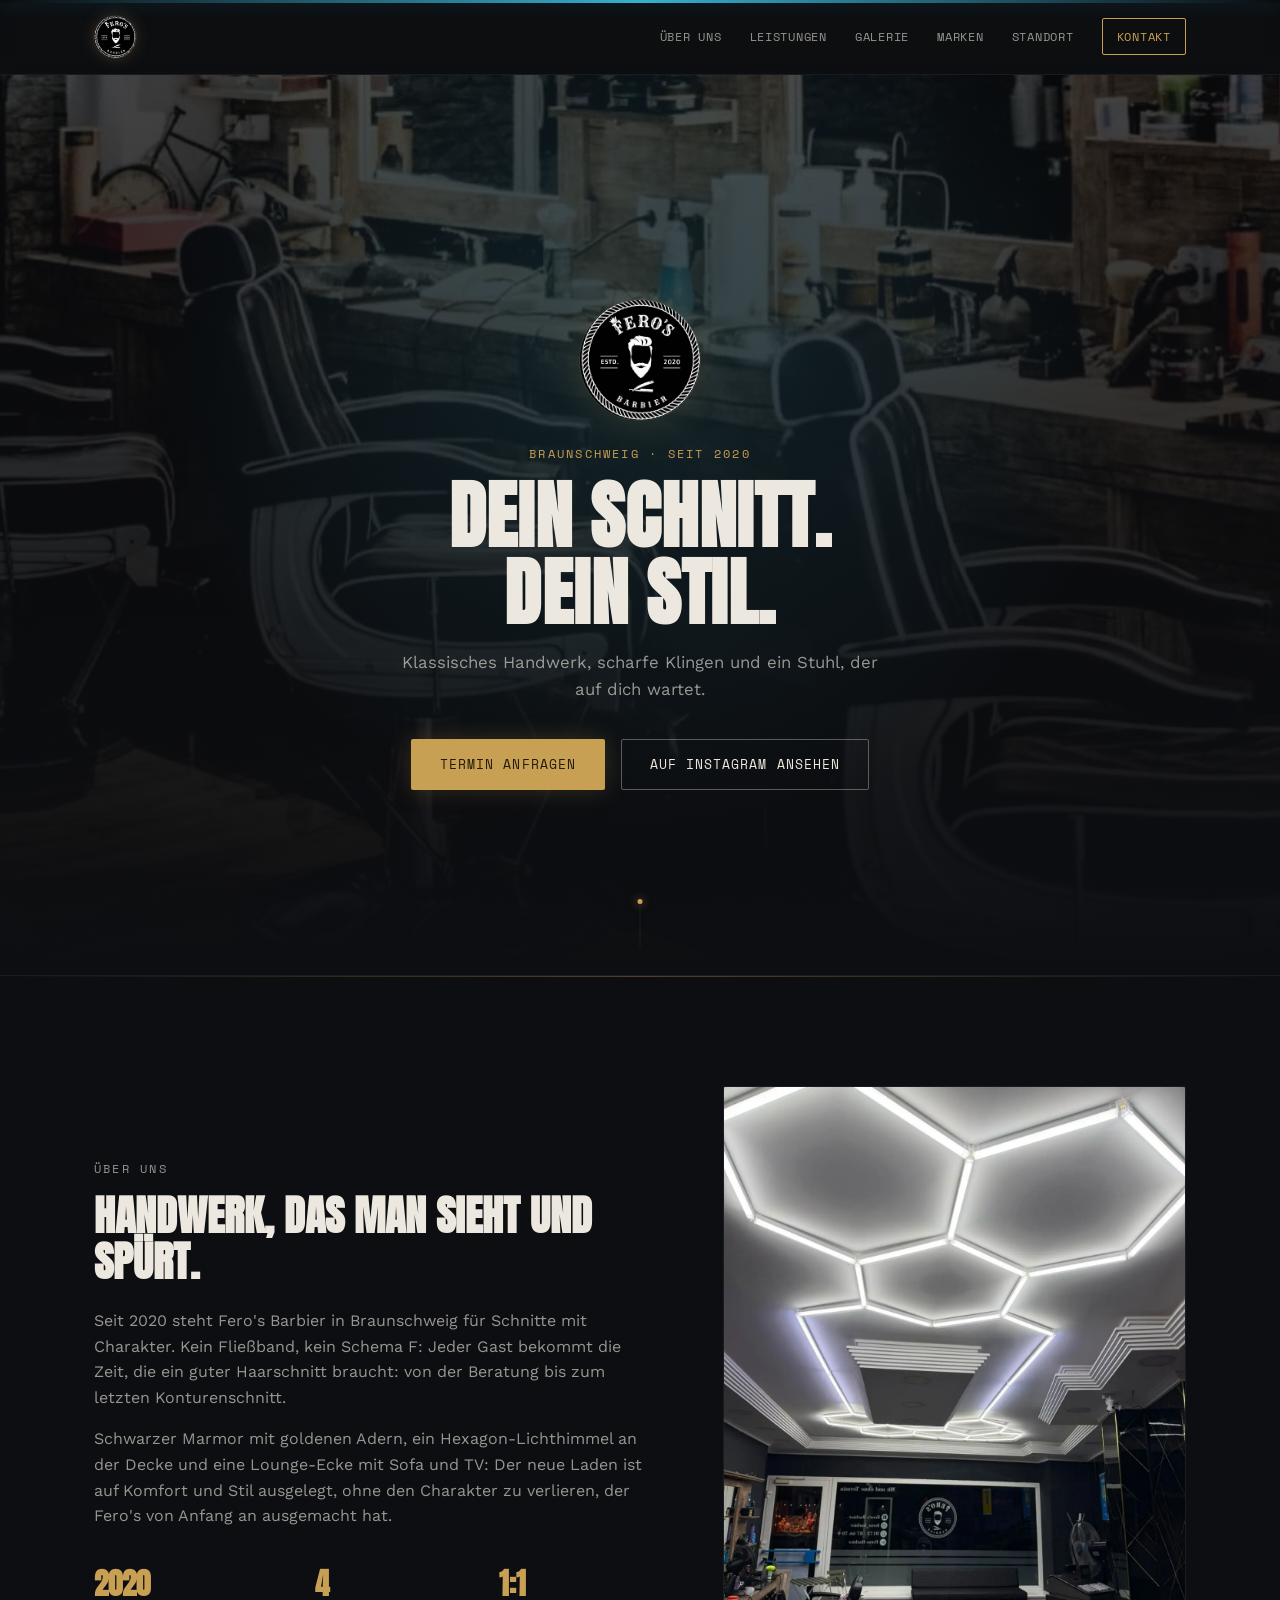
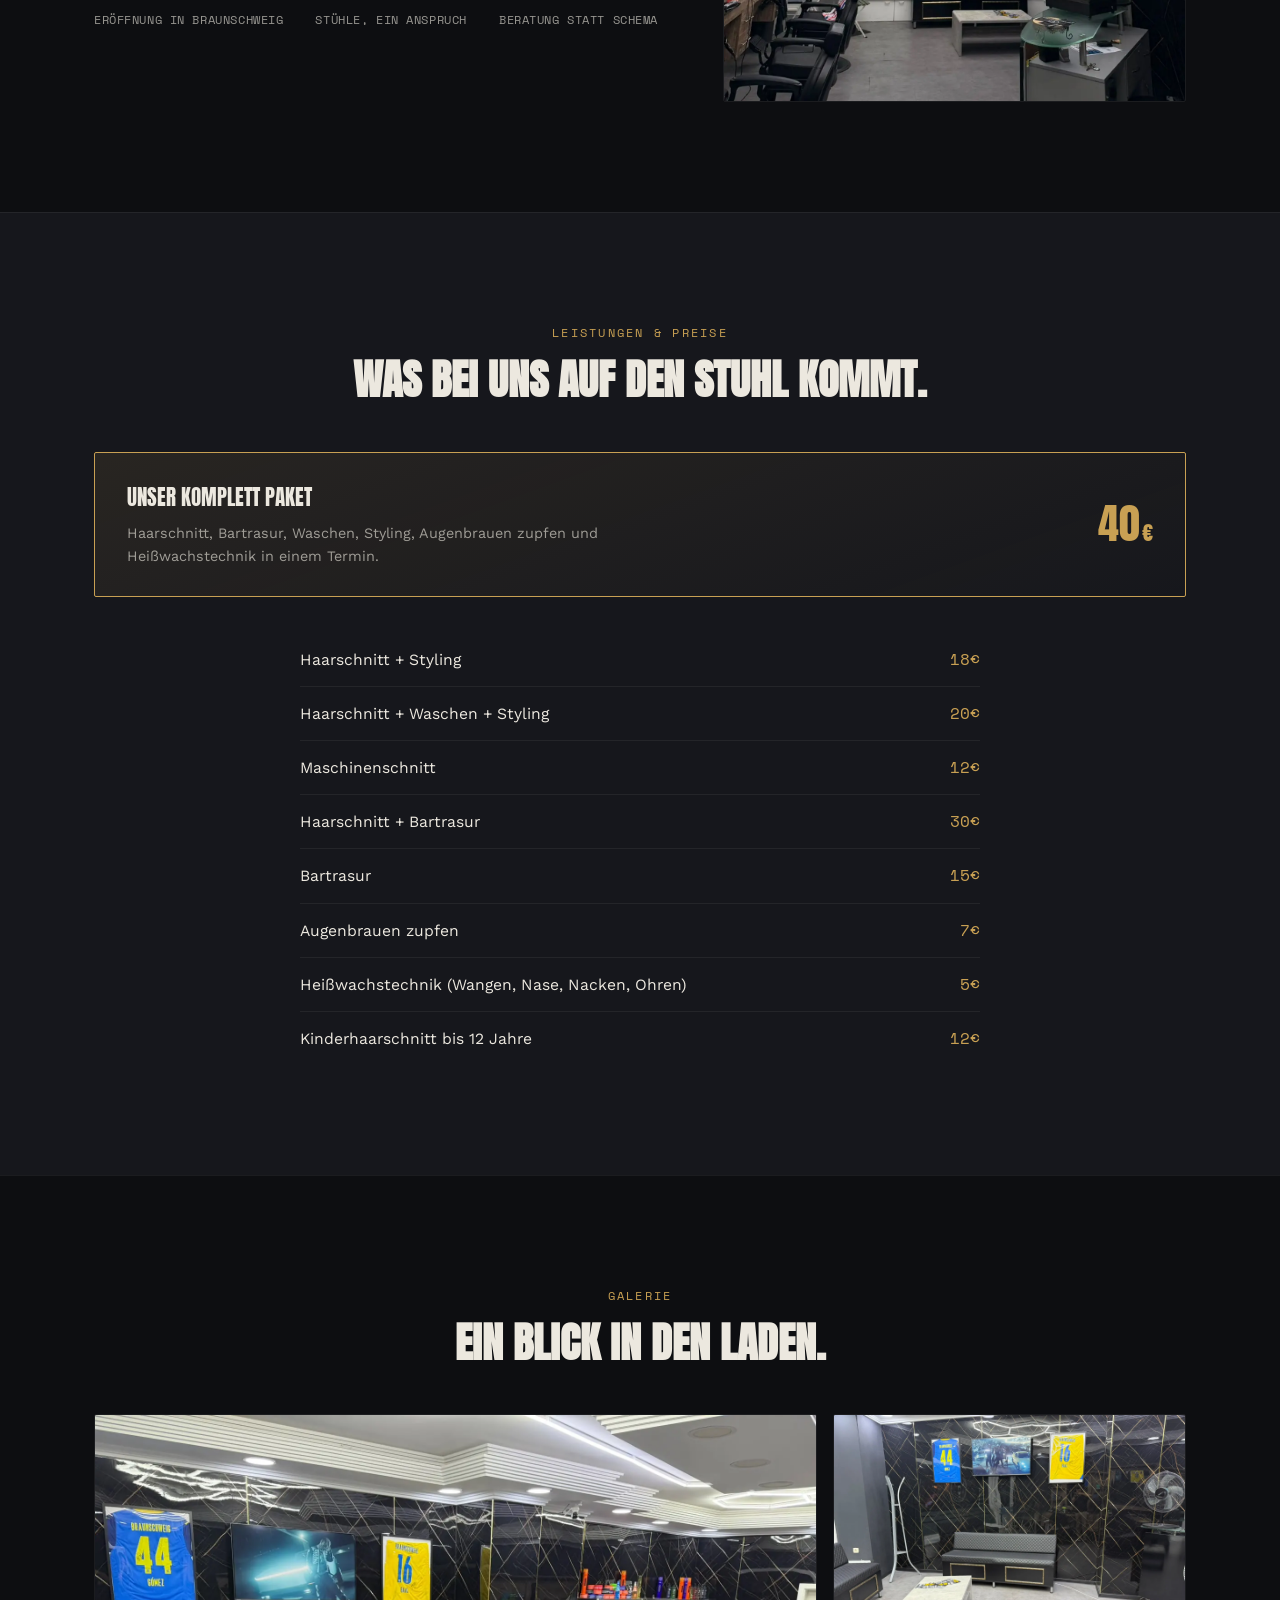
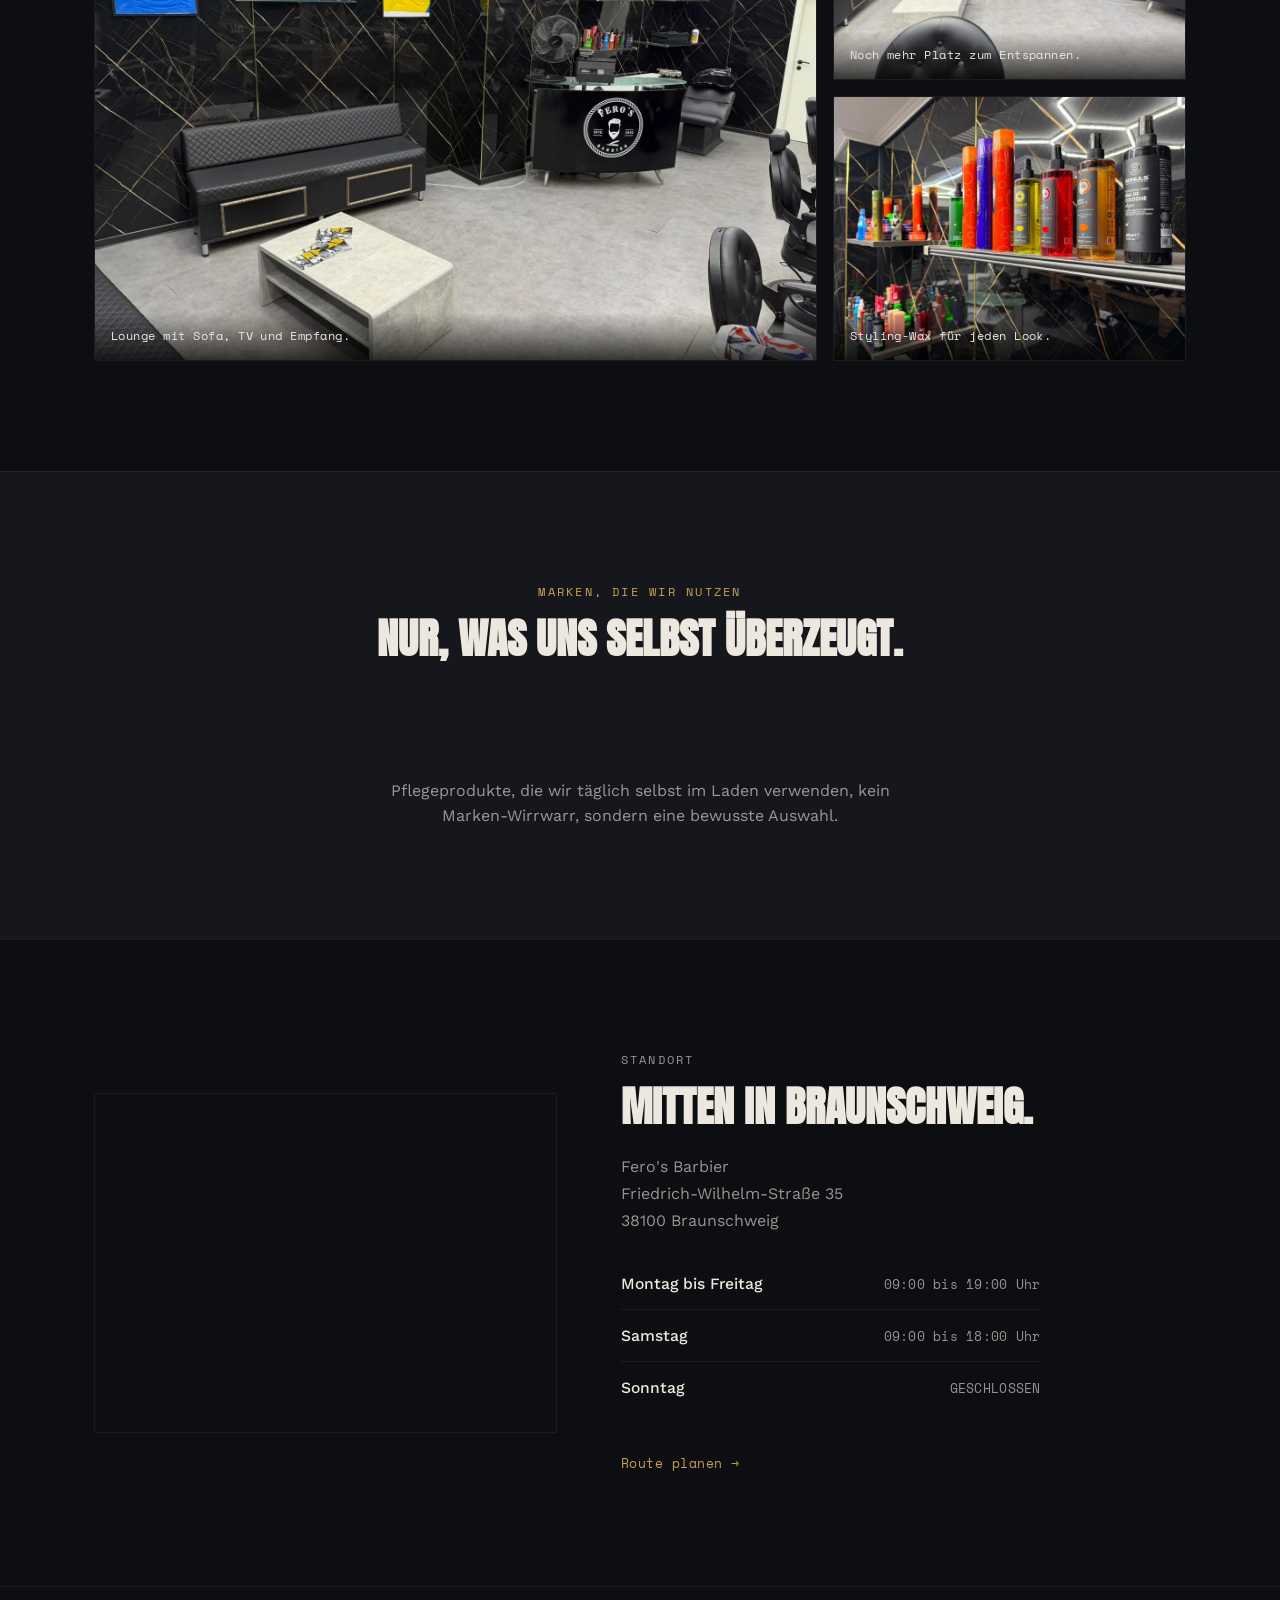
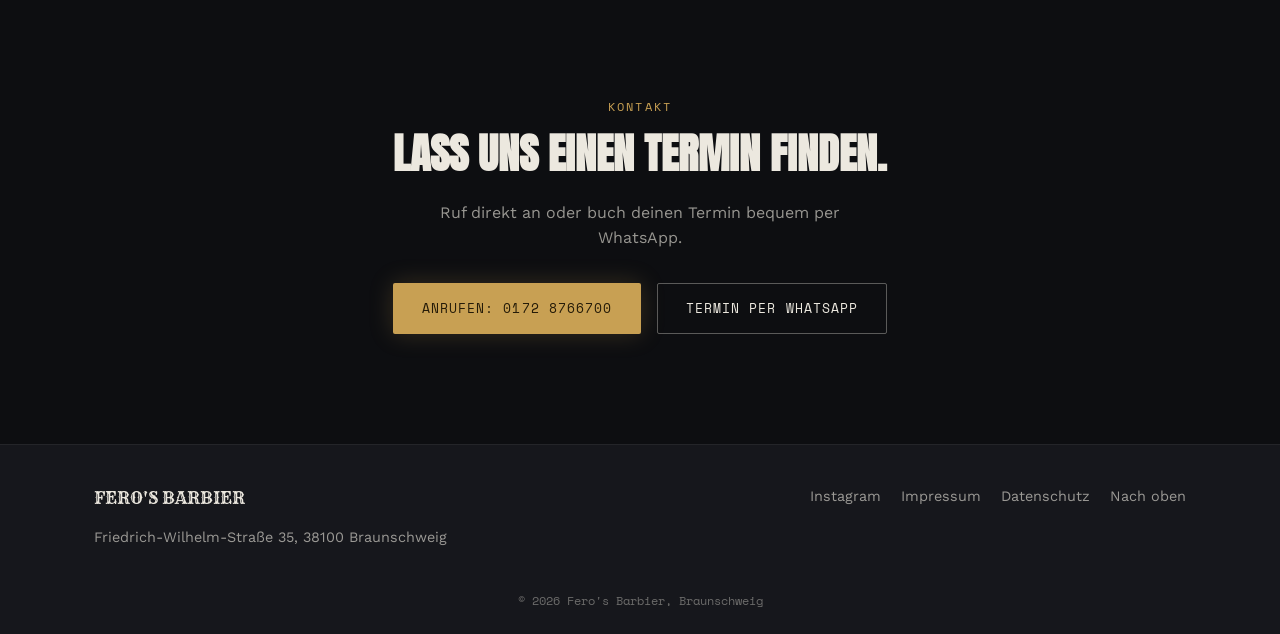
<file: index.html>
<!DOCTYPE html>
<html lang="de">
<head>
<meta charset="UTF-8">
<meta name="viewport" content="width=device-width, initial-scale=1.0">
<title>Fero's Barbier in Braunschweig</title>
<meta name="description" content="Fero's Barbier in Braunschweig: Herrenhaarschnitt, Bartpflege und klassische Rasur seit 2020.">

<!--
  HINWEIS FÜR FERO / BETREIBER:
  Telefonnummer und WhatsApp-Buttons sind mit +49 172 8766700 hinterlegt (per Kontaktkarte bestätigt).
  Für die Galerie und die Marken-Sektion fehlen noch Fotos von Decke und Produktregal als einzelne Dateien.
  Optional: Instagram-Link ergänzen, aktuell ist nur WhatsApp und Telefon verlinkt.
  Im Impressum (impressum.html) fehlen noch: vollständiger Name des Inhabers, E-Mail-Adresse
  und die Angabe, ob eine Eintragung in die Handwerksrolle besteht. Bitte vor Veröffentlichung ergänzen.
-->

<link rel="icon" type="image/x-icon" href="assets/icons/favicon.ico">
<link rel="icon" type="image/png" sizes="32x32" href="assets/icons/favicon-32x32.png">
<link rel="icon" type="image/png" sizes="16x16" href="assets/icons/favicon-16x16.png">
<link rel="apple-touch-icon" sizes="180x180" href="assets/icons/apple-touch-icon.png">
<link rel="manifest" href="assets/site.webmanifest">
<meta name="theme-color" content="#0d0e11">

<meta property="og:type" content="business.business">
<meta property="og:title" content="Fero's Barbier in Braunschweig">
<meta property="og:description" content="Herrenhaarschnitt, Bartpflege und klassische Rasur seit 2020. Friedrich-Wilhelm-Straße 35, 38100 Braunschweig.">
<meta property="og:image" content="assets/images/logo.webp">
<meta property="og:url" content="https://andilar.github.io/feros_barbier/">
<meta property="og:locale" content="de_DE">
<meta name="twitter:card" content="summary_large_image">
<meta name="twitter:title" content="Fero's Barbier in Braunschweig">
<meta name="twitter:description" content="Herrenhaarschnitt, Bartpflege und klassische Rasur seit 2020.">
<meta name="twitter:image" content="assets/images/logo.webp">

<script type="application/ld+json">
{
  "@context": "https://schema.org",
  "@type": "HairSalon",
  "name": "Fero's Barbier",
  "image": "assets/images/logo.webp",
  "telephone": "+491728766700",
  "address": {
    "@type": "PostalAddress",
    "streetAddress": "Friedrich-Wilhelm-Straße 35",
    "postalCode": "38100",
    "addressLocality": "Braunschweig",
    "addressCountry": "DE"
  },
  "url": "https://andilar.github.io/feros_barbier/",
  "sameAs": ["https://www.instagram.com/feros_barbier"],
  "openingHoursSpecification": [
    { "@type": "OpeningHoursSpecification", "dayOfWeek": ["Monday","Tuesday","Wednesday","Thursday","Friday"], "opens": "09:00", "closes": "19:00" },
    { "@type": "OpeningHoursSpecification", "dayOfWeek": "Saturday", "opens": "09:00", "closes": "18:00" }
  ]
}
</script>

<link rel="preconnect" href="https://fonts.googleapis.com">
<link rel="preconnect" href="https://fonts.gstatic.com" crossorigin>
<link href="https://fonts.googleapis.com/css2?family=Anton&family=Rye&family=Work+Sans:wght@400;500;600&family=Space+Mono:wght@400;700&display=swap" rel="stylesheet">

<link rel="stylesheet" href="assets/styles.css">
</head>
<body>

<a href="#main-content" class="skip-link">Zum Inhalt springen</a>

<div class="neon-rail" aria-hidden="true"></div>

<header class="site-header" id="top">
  <nav class="nav" aria-label="Hauptnavigation">
    <a class="nav-brand" href="#top"><img src="assets/images/logo.webp" alt="Fero's Barbier" class="nav-logo"></a>
    <button class="nav-toggle" id="navToggle" aria-label="Menü öffnen" aria-expanded="false">
      <span></span><span></span><span></span>
    </button>
    <ul class="nav-links" id="navLinks">
      <li><a href="#ueber-uns">Über uns</a></li>
      <li><a href="#leistungen">Leistungen</a></li>
      <li><a href="#galerie">Galerie</a></li>
      <li><a href="#marken">Marken</a></li>
      <li><a href="#standort">Standort</a></li>
      <li><a href="#kontakt" class="nav-cta">Kontakt</a></li>
    </ul>
  </nav>
</header>

<main id="main-content">

  <!-- HERO -->
  <section class="hero" id="hero">
    <div class="hero-bg" style="background-image:url('assets/images/chairs.webp')"></div>
    <div class="hero-scrim"></div>
    <div class="hero-content">
      <img src="assets/images/logo.webp" alt="Fero's Barbier Logo" class="hero-logo">
      <p class="eyebrow">Braunschweig · seit 2020</p>
      <h1 class="hero-title">Dein Schnitt.<br>Dein Stil.</h1>
      <p class="hero-sub">Klassisches Handwerk, scharfe Klingen und ein Stuhl, der auf dich wartet.</p>
      <div class="hero-actions">
        <a href="#kontakt" class="btn btn-primary">Termin anfragen</a>
        <a href="https://www.instagram.com/feros_barbier" target="_blank" rel="noopener" class="btn btn-ghost">Auf Instagram ansehen</a>
      </div>
    </div>
    <div class="scroll-cue" aria-hidden="true"><span></span></div>
  </section>

  <!-- ÜBER UNS -->
  <section class="section" id="ueber-uns">
    <div class="section-glow"></div>
    <div class="container split">
      <div class="split-text reveal">
        <p class="eyebrow">Über uns</p>
        <h2 class="section-title">Handwerk, das man sieht und spürt.</h2>
        <p>Seit 2020 steht Fero's Barbier in Braunschweig für Schnitte mit Charakter. Kein Fließband, kein Schema F: Jeder Gast bekommt die Zeit, die ein guter Haarschnitt braucht: von der Beratung bis zum letzten Konturenschnitt.</p>
        <p>Schwarzer Marmor mit goldenen Adern, ein Hexagon-Lichthimmel an der Decke und eine Lounge-Ecke mit Sofa und TV: Der neue Laden ist auf Komfort und Stil ausgelegt, ohne den Charakter zu verlieren, der Fero's von Anfang an ausgemacht hat.</p>
        <ul class="fact-list">
          <li><strong>2020</strong><span>Eröffnung in Braunschweig</span></li>
          <li><strong>4</strong><span>Stühle, ein Anspruch</span></li>
          <li><strong>1:1</strong><span>Beratung statt Schema</span></li>
        </ul>
      </div>
      <div class="split-media reveal">
        <img src="assets/images/lounge.webp" alt="Lounge und Empfang bei Fero's Barbier" width="800" height="600" loading="lazy">
      </div>
    </div>
  </section>

  <!-- LEISTUNGEN -->
  <section class="section section-alt" id="leistungen">
    <div class="container">
      <p class="eyebrow center">Leistungen &amp; Preise</p>
      <h2 class="section-title center">Was bei uns auf den Stuhl kommt.</h2>

      <div class="package-card reveal">
        <div class="package-info">
          <p class="package-label">Unser Komplett Paket</p>
          <p class="package-desc">Haarschnitt, Bartrasur, Waschen, Styling, Augenbrauen zupfen und Heißwachstechnik in einem Termin.</p>
        </div>
        <div class="package-price">40<span>€</span></div>
      </div>

      <div class="price-list reveal">
        <div class="price-row"><span>Haarschnitt + Styling</span><span class="price">18€</span></div>
        <div class="price-row"><span>Haarschnitt + Waschen + Styling</span><span class="price">20€</span></div>
        <div class="price-row"><span>Maschinenschnitt</span><span class="price">12€</span></div>
        <div class="price-row"><span>Haarschnitt + Bartrasur</span><span class="price">30€</span></div>
        <div class="price-row"><span>Bartrasur</span><span class="price">15€</span></div>
        <div class="price-row"><span>Augenbrauen zupfen</span><span class="price">7€</span></div>
        <div class="price-row"><span>Heißwachstechnik (Wangen, Nase, Nacken, Ohren)</span><span class="price">5€</span></div>
        <div class="price-row"><span>Kinderhaarschnitt bis 12 Jahre</span><span class="price">12€</span></div>
      </div>
    </div>
  </section>

  <!-- GALERIE -->
  <section class="section" id="galerie">
    <div class="container">
      <p class="eyebrow center">Galerie</p>
      <h2 class="section-title center">Ein Blick in den Laden.</h2>
      <div class="gallery-grid">
        <figure class="gallery-item reveal gallery-item--wide">
          <img src="assets/images/lounge-reception.webp" alt="Lounge und Empfang bei Fero's Barbier" width="800" height="600" loading="lazy">
          <figcaption>Lounge mit Sofa, TV und Empfang.</figcaption>
        </figure>
        <figure class="gallery-item reveal">
          <img src="assets/images/lounge-detail.webp" alt="Sitzecke mit signierten Trikots" width="800" height="600" loading="lazy">
          <figcaption>Noch mehr Platz zum Entspannen.</figcaption>
        </figure>
        <figure class="gallery-item reveal">
          <img src="assets/images/products-wax-2.webp" alt="Styling Wax in verschiedenen Farben" width="800" height="600" loading="lazy">
          <figcaption>Styling-Wax für jeden Look.</figcaption>
        </figure>
      </div>
    </div>
  </section>

  <!-- MARKEN -->
  <section class="section section-alt" id="marken">
    <div class="container">
      <p class="eyebrow center">Marken, die wir nutzen</p>
      <h2 class="section-title center">Nur, was uns selbst überzeugt.</h2>
      <div class="brand-row">
        <div class="brand-pill reveal">Ronuls Professional</div>
        <div class="brand-pill reveal">Morfose</div>
        <div class="brand-pill reveal">Detreu</div>
      </div>
      <p class="brand-note">Pflegeprodukte, die wir täglich selbst im Laden verwenden, kein Marken-Wirrwarr, sondern eine bewusste Auswahl.</p>
    </div>
  </section>

  <!-- STANDORT -->
  <section class="section" id="standort">
    <div class="container split split-reverse">
      <div class="split-text reveal">
        <p class="eyebrow">Standort</p>
        <h2 class="section-title">Mitten in Braunschweig.</h2>
        <address>
          Fero's Barbier<br>
          Friedrich-Wilhelm-Straße 35<br>
          38100 Braunschweig
        </address>
        <div class="hours-table">
          <div class="hours-row"><span>Montag bis Freitag </span><span>09:00 bis 19:00 Uhr</span></div>
          <div class="hours-row"><span>Samstag</span><span>09:00 bis 18:00 Uhr</span></div>
          <div class="hours-row"><span>Sonntag</span><span class="closed">Geschlossen</span></div>
        </div>
        <a class="link-arrow" href="https://www.google.com/maps/dir/?api=1&destination=Friedrich-Wilhelm-Stra%C3%9Fe+35,+38100+Braunschweig" target="_blank" rel="noopener">Route planen →</a>
      </div>
      <div class="split-media reveal map-frame">
        <iframe
          title="Karte Fero's Barbier"
          src="https://maps.google.com/maps?q=Friedrich-Wilhelm-Stra%C3%9Fe%2035,%2038100%20Braunschweig&z=16&output=embed"
          loading="lazy"
          referrerpolicy="no-referrer-when-downgrade">
        </iframe>
      </div>
    </div>
  </section>

  <!-- KONTAKT -->
  <section class="section section-dark" id="kontakt">
    <div class="container center-col">
      <p class="eyebrow center">Kontakt</p>
      <h2 class="section-title center">Lass uns einen Termin finden.</h2>
      <p class="kontakt-sub">Ruf direkt an oder buch deinen Termin bequem per WhatsApp.</p>
      <div class="kontakt-actions">
        <a href="tel:+491728766700" class="btn btn-primary">Anrufen: 0172 8766700</a>
        <a href="https://wa.me/491728766700" target="_blank" rel="noopener" class="btn btn-ghost">Termin per WhatsApp</a>
      </div>
    </div>
  </section>

</main>

<footer class="site-footer">
  <div class="container footer-grid">
    <div>
      <p class="footer-brand">FERO'S BARBIER</p>
      <p>Friedrich-Wilhelm-Straße 35, 38100 Braunschweig</p>
    </div>
    <div class="footer-links">
      <a href="https://www.instagram.com/feros_barbier" target="_blank" rel="noopener">Instagram</a>
      <a href="impressum.html">Impressum</a>
      <a href="datenschutz.html">Datenschutz</a>
      <a href="#top">Nach oben</a>
    </div>
  </div>
  <p class="footer-fine">© <span id="year"></span> Fero's Barbier, Braunschweig</p>
</footer>

<script src="assets/script.js"></script>
</body>
</html>
</file>
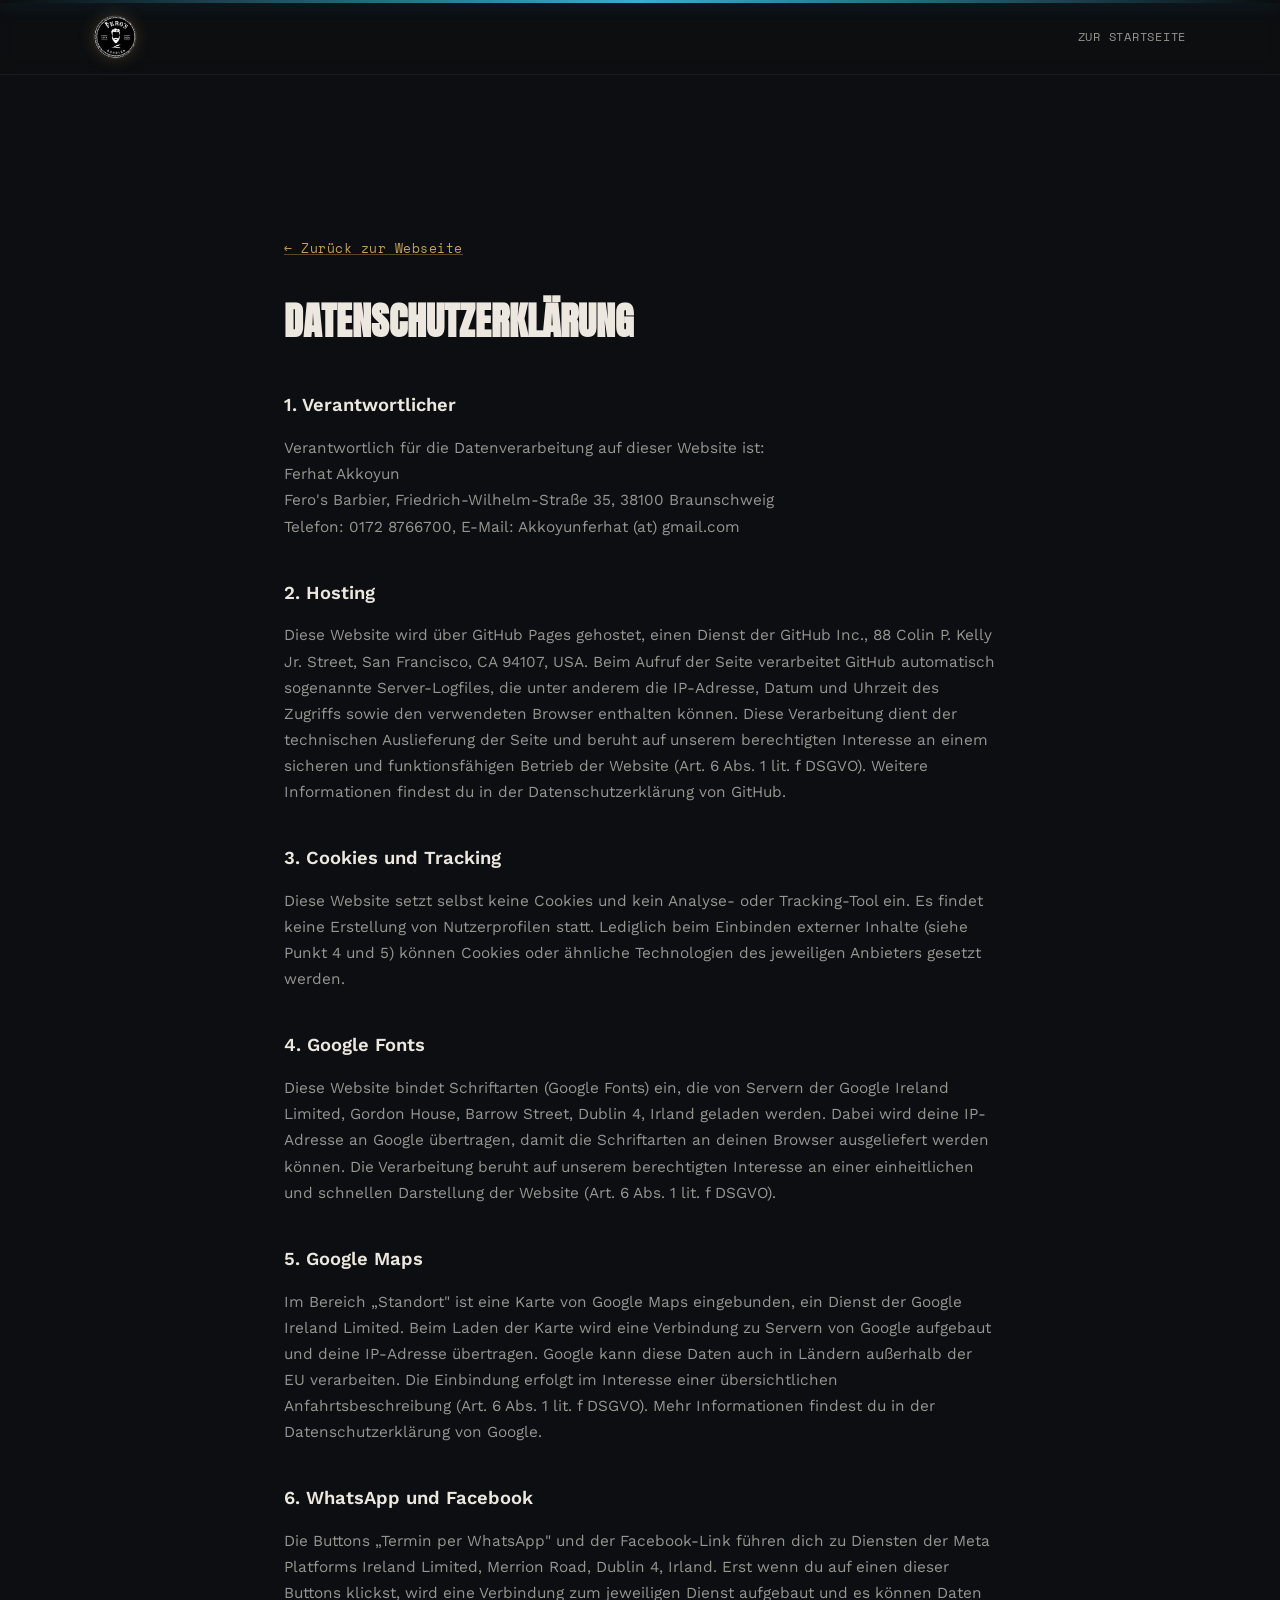
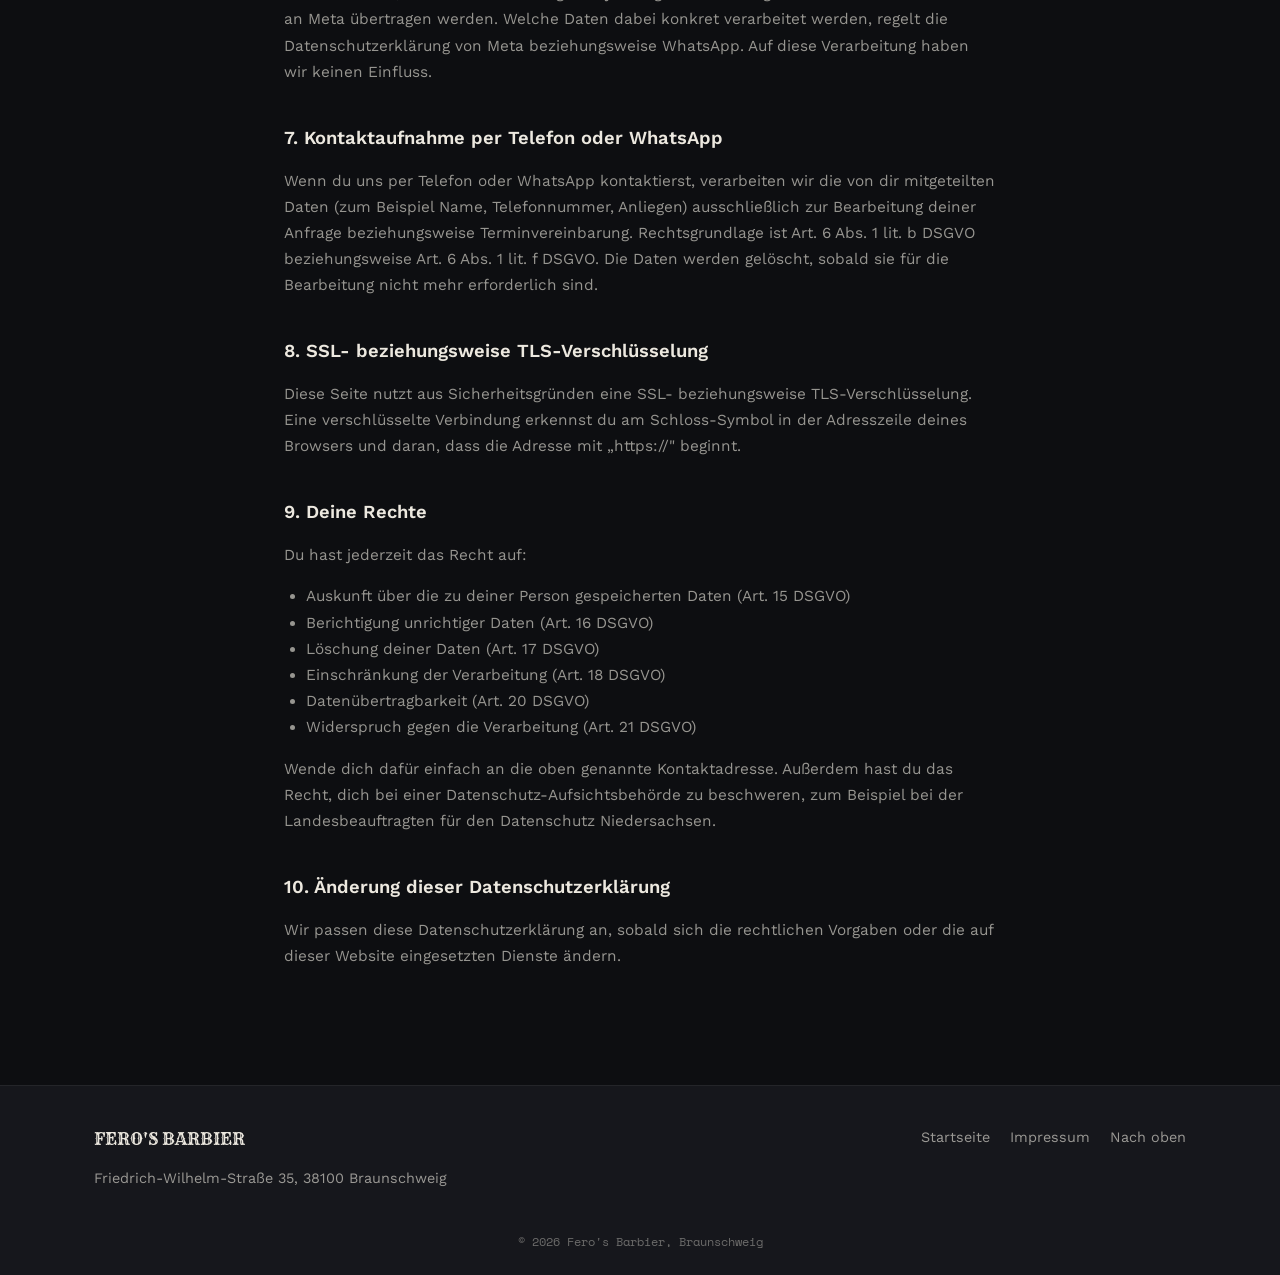
<file: datenschutz.html>
<!DOCTYPE html>
<html lang="de">
<head>
<meta charset="UTF-8">
<meta name="viewport" content="width=device-width, initial-scale=1.0">
<title>Datenschutz von Fero's Barbier</title>
<meta name="robots" content="noindex">

<link rel="icon" type="image/x-icon" href="assets/icons/favicon.ico">
<link rel="icon" type="image/png" sizes="32x32" href="assets/icons/favicon-32x32.png">
<link rel="apple-touch-icon" sizes="180x180" href="assets/icons/apple-touch-icon.png">
<meta name="theme-color" content="#0d0e11">

<link rel="preconnect" href="https://fonts.googleapis.com">
<link rel="preconnect" href="https://fonts.gstatic.com" crossorigin>
<link href="https://fonts.googleapis.com/css2?family=Anton&family=Rye&family=Work+Sans:wght@400;500;600&family=Space+Mono:wght@400;700&display=swap" rel="stylesheet">
<link rel="stylesheet" href="assets/styles.css">
</head>
<body>

<a href="#main-content" class="skip-link">Zum Inhalt springen</a>
<div class="neon-rail" aria-hidden="true"></div>

<header class="site-header" id="top">
  <nav class="nav" aria-label="Hauptnavigation">
    <a class="nav-brand" href="index.html"><img src="assets/images/logo.webp" alt="Fero's Barbier" class="nav-logo"></a>
    <ul class="nav-links" style="position:static; transform:none; flex-direction:row; padding:0; border:none;">
      <li><a href="index.html">Zur Startseite</a></li>
    </ul>
  </nav>
</header>

<main id="main-content" class="legal-main">
  <div class="container">
    <a href="index.html" class="legal-back">← Zurück zur Webseite</a>
    <h1>Datenschutzerklärung</h1>

    <h2>1. Verantwortlicher</h2>
    <p>
      Verantwortlich für die Datenverarbeitung auf dieser Website ist:<br>
      Ferhat Akkoyun<br>
      Fero's Barbier, Friedrich-Wilhelm-Straße 35, 38100 Braunschweig<br>
      Telefon: 0172 8766700, E-Mail: Akkoyunferhat (at) gmail.com
    </p>

    <h2>2. Hosting</h2>
    <p>
      Diese Website wird über GitHub Pages gehostet, einen Dienst der GitHub Inc., 88 Colin P.
      Kelly Jr. Street, San Francisco, CA 94107, USA. Beim Aufruf der Seite verarbeitet GitHub
      automatisch sogenannte Server-Logfiles, die unter anderem die IP-Adresse, Datum und Uhrzeit
      des Zugriffs sowie den verwendeten Browser enthalten können. Diese Verarbeitung dient der
      technischen Auslieferung der Seite und beruht auf unserem berechtigten Interesse an einem
      sicheren und funktionsfähigen Betrieb der Website (Art. 6 Abs. 1 lit. f DSGVO). Weitere
      Informationen findest du in der Datenschutzerklärung von GitHub.
    </p>

    <h2>3. Cookies und Tracking</h2>
    <p>
      Diese Website setzt selbst keine Cookies und kein Analyse- oder Tracking-Tool ein. Es findet
      keine Erstellung von Nutzerprofilen statt. Lediglich beim Einbinden externer Inhalte (siehe
      Punkt 4 und 5) können Cookies oder ähnliche Technologien des jeweiligen Anbieters gesetzt
      werden.
    </p>

    <h2>4. Google Fonts</h2>
    <p>
      Diese Website bindet Schriftarten (Google Fonts) ein, die von Servern der Google Ireland
      Limited, Gordon House, Barrow Street, Dublin 4, Irland geladen werden. Dabei wird deine
      IP-Adresse an Google übertragen, damit die Schriftarten an deinen Browser ausgeliefert
      werden können. Die Verarbeitung beruht auf unserem berechtigten Interesse an einer
      einheitlichen und schnellen Darstellung der Website (Art. 6 Abs. 1 lit. f DSGVO).
    </p>

    <h2>5. Google Maps</h2>
    <p>
      Im Bereich „Standort" ist eine Karte von Google Maps eingebunden, ein Dienst der Google
      Ireland Limited. Beim Laden der Karte wird eine Verbindung zu Servern von Google aufgebaut
      und deine IP-Adresse übertragen. Google kann diese Daten auch in Ländern außerhalb der EU
      verarbeiten. Die Einbindung erfolgt im Interesse einer übersichtlichen Anfahrtsbeschreibung
      (Art. 6 Abs. 1 lit. f DSGVO). Mehr Informationen findest du in der Datenschutzerklärung von
      Google.
    </p>

    <h2>6. WhatsApp und Facebook</h2>
    <p>
      Die Buttons „Termin per WhatsApp" und der Facebook-Link führen dich zu Diensten der Meta
      Platforms Ireland Limited, Merrion Road, Dublin 4, Irland. Erst wenn du auf einen dieser
      Buttons klickst, wird eine Verbindung zum jeweiligen Dienst aufgebaut und es können Daten an
      Meta übertragen werden. Welche Daten dabei konkret verarbeitet werden, regelt die
      Datenschutzerklärung von Meta beziehungsweise WhatsApp. Auf diese Verarbeitung haben wir
      keinen Einfluss.
    </p>

    <h2>7. Kontaktaufnahme per Telefon oder WhatsApp</h2>
    <p>
      Wenn du uns per Telefon oder WhatsApp kontaktierst, verarbeiten wir die von dir mitgeteilten
      Daten (zum Beispiel Name, Telefonnummer, Anliegen) ausschließlich zur Bearbeitung deiner
      Anfrage beziehungsweise Terminvereinbarung. Rechtsgrundlage ist Art. 6 Abs. 1 lit. b DSGVO
      beziehungsweise Art. 6 Abs. 1 lit. f DSGVO. Die Daten werden gelöscht, sobald sie für die
      Bearbeitung nicht mehr erforderlich sind.
    </p>

    <h2>8. SSL- beziehungsweise TLS-Verschlüsselung</h2>
    <p>
      Diese Seite nutzt aus Sicherheitsgründen eine SSL- beziehungsweise TLS-Verschlüsselung. Eine
      verschlüsselte Verbindung erkennst du am Schloss-Symbol in der Adresszeile deines Browsers
      und daran, dass die Adresse mit „https://" beginnt.
    </p>

    <h2>9. Deine Rechte</h2>
    <p>Du hast jederzeit das Recht auf:</p>
    <ul>
      <li>Auskunft über die zu deiner Person gespeicherten Daten (Art. 15 DSGVO)</li>
      <li>Berichtigung unrichtiger Daten (Art. 16 DSGVO)</li>
      <li>Löschung deiner Daten (Art. 17 DSGVO)</li>
      <li>Einschränkung der Verarbeitung (Art. 18 DSGVO)</li>
      <li>Datenübertragbarkeit (Art. 20 DSGVO)</li>
      <li>Widerspruch gegen die Verarbeitung (Art. 21 DSGVO)</li>
    </ul>
    <p>
      Wende dich dafür einfach an die oben genannte Kontaktadresse. Außerdem hast du das Recht,
      dich bei einer Datenschutz-Aufsichtsbehörde zu beschweren, zum Beispiel bei der
      Landesbeauftragten für den Datenschutz Niedersachsen.
    </p>

    <h2>10. Änderung dieser Datenschutzerklärung</h2>
    <p>
      Wir passen diese Datenschutzerklärung an, sobald sich die rechtlichen Vorgaben oder die auf
      dieser Website eingesetzten Dienste ändern.
    </p>
  </div>
</main>

<footer class="site-footer">
  <div class="container footer-grid">
    <div>
      <p class="footer-brand">FERO'S BARBIER</p>
      <p>Friedrich-Wilhelm-Straße 35, 38100 Braunschweig</p>
    </div>
    <div class="footer-links">
      <a href="index.html">Startseite</a>
      <a href="impressum.html">Impressum</a>
      <a href="#top">Nach oben</a>
    </div>
  </div>
  <p class="footer-fine">© <span id="year"></span> Fero's Barbier, Braunschweig</p>
</footer>

<script src="assets/script.js"></script>
</body>
</html>
</file>
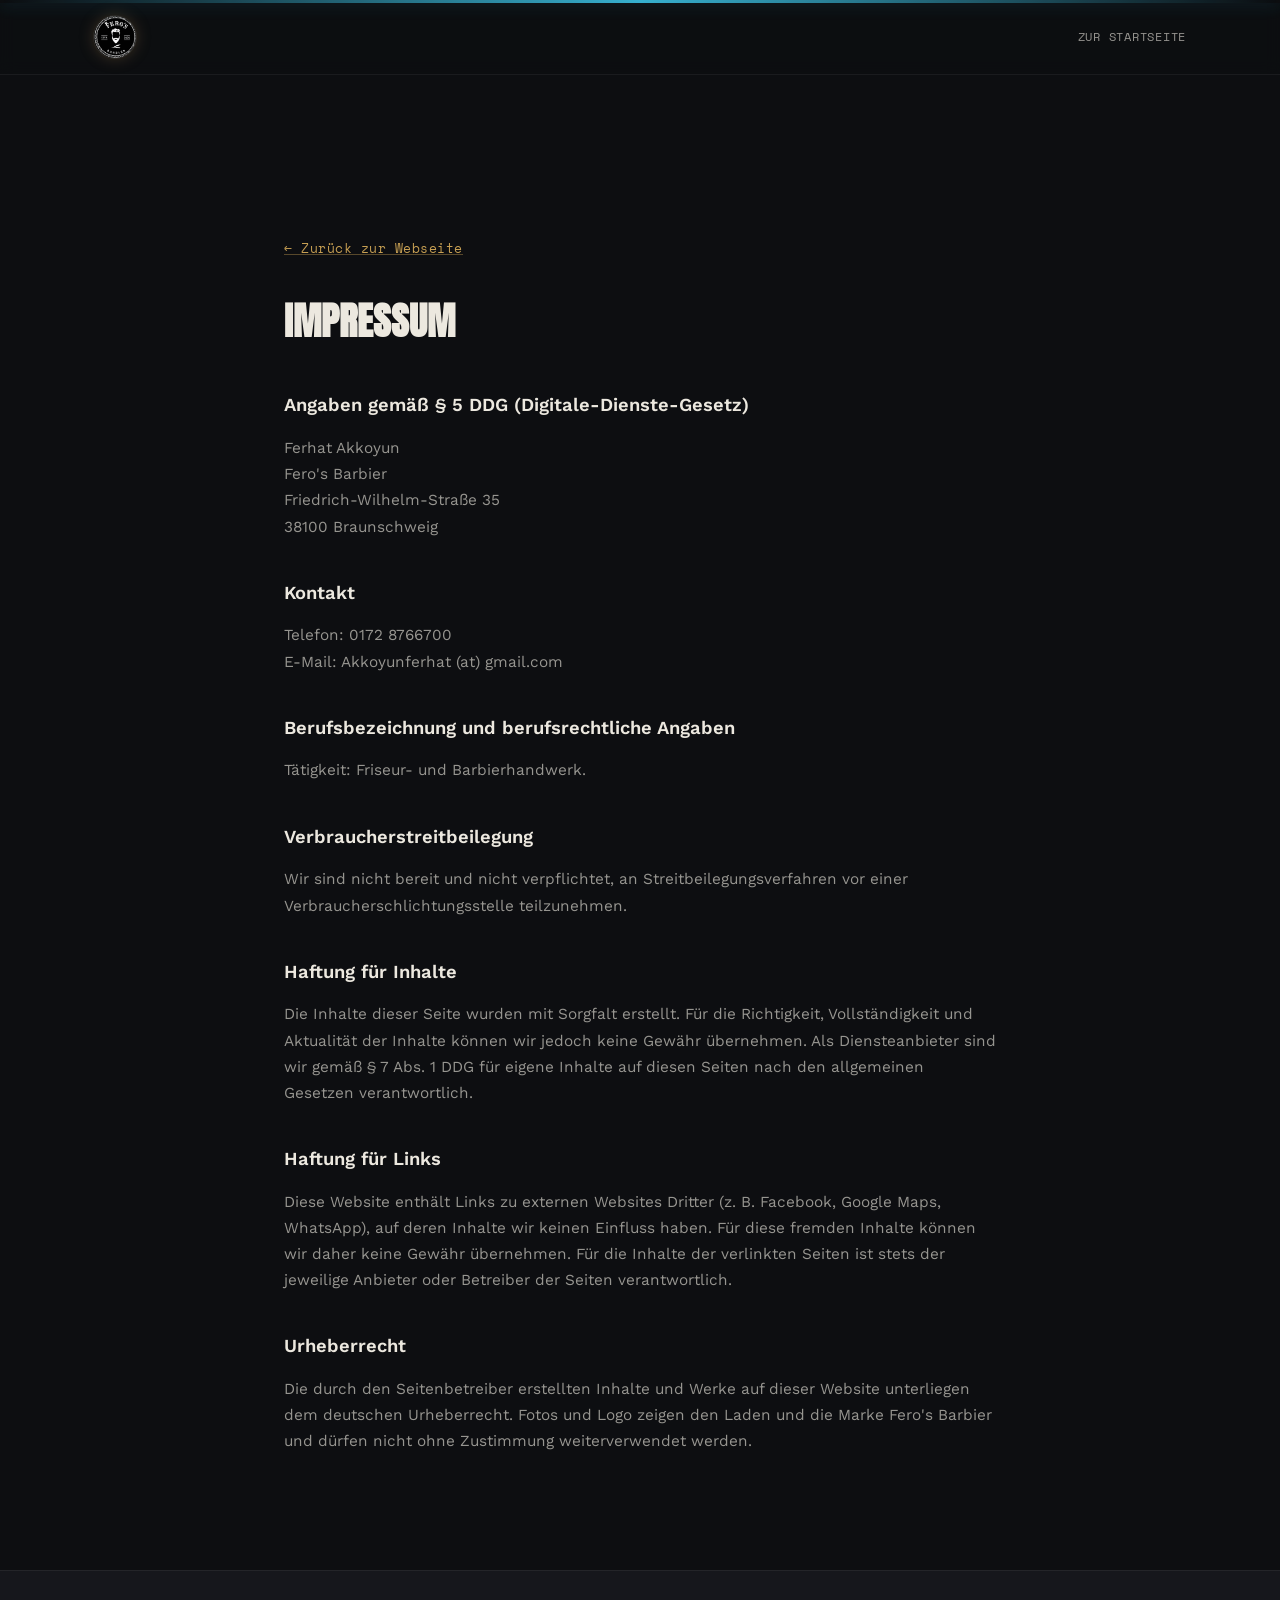
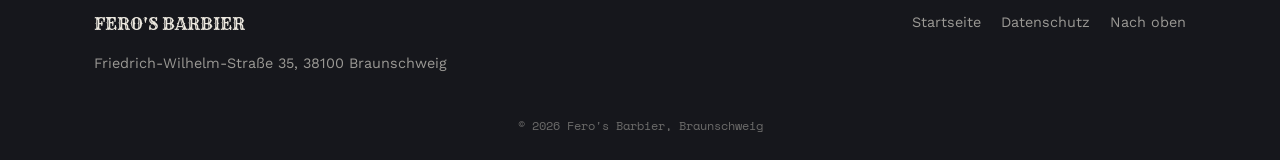
<file: impressum.html>
<!DOCTYPE html>
<html lang="de">
<head>
<meta charset="UTF-8">
<meta name="viewport" content="width=device-width, initial-scale=1.0">
<title>Impressum von Fero's Barbier</title>
<meta name="robots" content="noindex">

<link rel="icon" type="image/x-icon" href="assets/icons/favicon.ico">
<link rel="icon" type="image/png" sizes="32x32" href="assets/icons/favicon-32x32.png">
<link rel="apple-touch-icon" sizes="180x180" href="assets/icons/apple-touch-icon.png">
<meta name="theme-color" content="#0d0e11">

<link rel="preconnect" href="https://fonts.googleapis.com">
<link rel="preconnect" href="https://fonts.gstatic.com" crossorigin>
<link href="https://fonts.googleapis.com/css2?family=Anton&family=Rye&family=Work+Sans:wght@400;500;600&family=Space+Mono:wght@400;700&display=swap" rel="stylesheet">
<link rel="stylesheet" href="assets/styles.css">
</head>
<body>

<a href="#main-content" class="skip-link">Zum Inhalt springen</a>
<div class="neon-rail" aria-hidden="true"></div>

<header class="site-header" id="top">
  <nav class="nav" aria-label="Hauptnavigation">
    <a class="nav-brand" href="index.html"><img src="assets/images/logo.webp" alt="Fero's Barbier" class="nav-logo"></a>
    <ul class="nav-links" style="position:static; transform:none; flex-direction:row; padding:0; border:none;">
      <li><a href="index.html">Zur Startseite</a></li>
    </ul>
  </nav>
</header>

<main id="main-content" class="legal-main">
  <div class="container">
    <a href="index.html" class="legal-back">← Zurück zur Webseite</a>
    <h1>Impressum</h1>

    <h2>Angaben gemäß § 5 DDG (Digitale-Dienste-Gesetz)</h2>
    <p>
      Ferhat Akkoyun<br>
      Fero's Barbier<br>
      Friedrich-Wilhelm-Straße 35<br>
      38100 Braunschweig
    </p>

    <h2>Kontakt</h2>
    <p>
      Telefon: 0172 8766700<br>
      E-Mail: Akkoyunferhat (at) gmail.com
    </p>

    <h2>Berufsbezeichnung und berufsrechtliche Angaben</h2>
    <p>
      Tätigkeit: Friseur- und Barbierhandwerk.<br>
   </p>


    <h2>Verbraucherstreitbeilegung</h2>
    <p>
      Wir sind nicht bereit und nicht verpflichtet, an Streitbeilegungsverfahren vor einer
      Verbraucherschlichtungsstelle teilzunehmen.
    </p>

    <h2>Haftung für Inhalte</h2>
    <p>
      Die Inhalte dieser Seite wurden mit Sorgfalt erstellt. Für die Richtigkeit, Vollständigkeit
      und Aktualität der Inhalte können wir jedoch keine Gewähr übernehmen. Als Diensteanbieter
      sind wir gemäß § 7 Abs. 1 DDG für eigene Inhalte auf diesen Seiten nach den allgemeinen
      Gesetzen verantwortlich.
    </p>

    <h2>Haftung für Links</h2>
    <p>
      Diese Website enthält Links zu externen Websites Dritter (z. B. Facebook, Google Maps,
      WhatsApp), auf deren Inhalte wir keinen Einfluss haben. Für diese fremden Inhalte können wir
      daher keine Gewähr übernehmen. Für die Inhalte der verlinkten Seiten ist stets der jeweilige
      Anbieter oder Betreiber der Seiten verantwortlich.
    </p>

    <h2>Urheberrecht</h2>
    <p>
      Die durch den Seitenbetreiber erstellten Inhalte und Werke auf dieser Website unterliegen
      dem deutschen Urheberrecht. Fotos und Logo zeigen den Laden und die Marke Fero's Barbier und
      dürfen nicht ohne Zustimmung weiterverwendet werden.
    </p>
  </div>
</main>

<footer class="site-footer">
  <div class="container footer-grid">
    <div>
      <p class="footer-brand">FERO'S BARBIER</p>
      <p>Friedrich-Wilhelm-Straße 35, 38100 Braunschweig</p>
    </div>
    <div class="footer-links">
      <a href="index.html">Startseite</a>
      <a href="datenschutz.html">Datenschutz</a>
      <a href="#top">Nach oben</a>
    </div>
  </div>
  <p class="footer-fine">© <span id="year"></span> Fero's Barbier, Braunschweig</p>
</footer>

<script src="assets/script.js"></script>
</body>
</html>
</file>
<file: assets/styles.css>
/* ============ TOKENS ============ */
:root{
  --ink:#0d0e11;
  --panel:#16171c;
  --panel-2:#1d1f25;
  --stone-line: rgba(255,255,255,0.06);
  --neon:#3fcdf2;
  --neon-soft: rgba(63,205,242,0.18);
  --brass:#c8a053;
  --paper:#ece8df;
  --paper-dim: rgba(236,232,223,0.62);
  --green:#8dc63f;

  --display: "Anton", sans-serif;
  --accent-font: "Rye", serif;
  --body: "Work Sans", sans-serif;
  --mono: "Space Mono", monospace;

  --container: 1140px;
  --radius: 2px;
}

*{box-sizing:border-box;}
html{scroll-behavior:smooth;}
body{
  margin:0;
  background:var(--ink);
  color:var(--paper);
  font-family:var(--body);
  font-size:16px;
  line-height:1.6;
  -webkit-font-smoothing:antialiased;
}
img{max-width:100%;display:block;height:auto;}
a{color:inherit;text-decoration:none;}
.container{max-width:var(--container);margin:0 auto;padding:0 24px;}

@media (prefers-reduced-motion: reduce){
  *{animation-duration:0.001ms !important; animation-iteration-count:1 !important; transition-duration:0.001ms !important; scroll-behavior:auto !important;}
}

/* ============ SIGNATURE: NEON CEILING RAIL ============ */
.neon-rail{
  position:fixed;
  top:0; left:0; right:0;
  height:3px;
  background:linear-gradient(90deg, transparent, var(--neon), transparent);
  z-index:60;
  box-shadow:0 0 18px 2px var(--neon-soft);
  opacity:0.85;
  animation: railSweep 9s ease-in-out infinite;
}
@keyframes railSweep{
  0%,100%{ background-position: 0% 50%; }
  50%{ background-position: 100% 50%; }
}

/* ============ HEADER / NAV ============ */
.site-header{
  position:sticky; top:0; z-index:50;
  background:rgba(13,14,17,0.86);
  backdrop-filter: blur(8px);
  border-bottom:1px solid var(--stone-line);
}
.nav{
  max-width:var(--container);
  margin:0 auto;
  padding:16px 24px;
  display:flex;
  align-items:center;
  justify-content:space-between;
}
.nav-brand{
  display:flex;
  align-items:center;
}
.nav-logo{
  height:42px;
  width:42px;
  border-radius:50%;
  object-fit:cover;
  box-shadow:0 0 0 1px var(--stone-line), 0 0 16px rgba(200,160,83,0.25);
}
.nav-links{
  display:flex;
  gap:28px;
  list-style:none;
  margin:0; padding:0;
  font-family:var(--mono);
  font-size:0.78rem;
  letter-spacing:0.06em;
  text-transform:uppercase;
}
.nav-links a{
  color:var(--paper-dim);
  position:relative;
  padding-bottom:4px;
  transition:color .2s;
}
.nav-links a:hover, .nav-links a:focus-visible{color:var(--paper);}
.nav-links a:hover::after, .nav-links a:focus-visible::after{
  content:"";
  position:absolute; left:0; bottom:0;
  width:100%; height:1px;
  background:var(--brass);
}
.nav-cta{
  color:var(--brass) !important;
  border:1px solid var(--brass);
  padding:8px 14px !important;
  border-radius:var(--radius);
}
.nav-toggle{
  display:none;
  flex-direction:column;
  gap:5px;
  background:none;
  border:none;
  cursor:pointer;
  padding:6px;
}
.nav-toggle span{
  width:24px; height:2px; background:var(--paper);
}

/* ============ HERO ============ */
.hero{
  position:relative;
  min-height:100vh;
  display:flex;
  align-items:center;
  justify-content:center;
  overflow:hidden;
}
.hero-bg{
  position:absolute; inset:0;
  background-size:cover;
  background-position:center 30%;
  filter:saturate(0.9) brightness(0.55);
  transform:scale(1.05);
}
.hero-scrim{
  position:absolute; inset:0;
  background:
    radial-gradient(ellipse at 50% 30%, rgba(63,205,242,0.12), transparent 55%),
    linear-gradient(180deg, rgba(13,14,17,0.55) 0%, rgba(13,14,17,0.78) 55%, var(--ink) 100%);
}
.hero-content{
  position:relative;
  z-index:2;
  text-align:center;
  padding:120px 24px 80px;
  max-width:720px;
}
.hero-logo{
  width:120px; height:120px;
  margin:0 auto 24px;
  border-radius:50%;
  box-shadow:0 0 0 1px var(--stone-line), 0 0 40px rgba(200,160,83,0.2);
}
.eyebrow{
  font-family:var(--mono);
  font-size:0.78rem;
  letter-spacing:0.18em;
  text-transform:uppercase;
  color:var(--brass);
  margin:0 0 14px;
}
.eyebrow.center{text-align:center;}
.hero-title{
  font-family:var(--display);
  font-size:clamp(2.6rem, 7vw, 4.6rem);
  line-height:1.04;
  letter-spacing:0.01em;
  margin:0 0 18px;
  text-transform:uppercase;
}
.hero-sub{
  color:var(--paper-dim);
  font-size:1.05rem;
  max-width:480px;
  margin:0 auto 36px;
}
.hero-actions{
  display:flex; gap:16px; justify-content:center; flex-wrap:wrap;
}
.scroll-cue{
  position:absolute; bottom:28px; left:50%; transform:translateX(-50%);
  width:1px; height:48px; background:var(--stone-line);
  z-index:2;
}
.scroll-cue span{
  position:absolute; top:0; left:-2px;
  width:5px; height:5px; border-radius:50%;
  background:var(--brass);
  box-shadow:0 0 8px rgba(200,160,83,0.7);
  animation: cueDrop 2.4s ease-in-out infinite;
}
@keyframes cueDrop{
  0%{ top:0; opacity:1; }
  90%{ opacity:1; }
  100%{ top:44px; opacity:0; }
}

/* ============ BUTTONS ============ */
.btn{
  display:inline-block;
  padding:14px 28px;
  font-family:var(--mono);
  font-size:0.82rem;
  letter-spacing:0.08em;
  text-transform:uppercase;
  border-radius:var(--radius);
  border:1px solid transparent;
  transition: transform .2s, box-shadow .2s, background .2s;
}
.btn-primary{
  background:var(--brass);
  color:#251b08;
  box-shadow:0 0 24px rgba(200,160,83,0.22);
}
.btn-primary:hover{ transform:translateY(-2px); box-shadow:0 6px 28px rgba(200,160,83,0.38); }
.btn-ghost{
  border-color: rgba(236,232,223,0.35);
  color:var(--paper);
}
.btn-ghost:hover{ border-color:var(--paper); background:rgba(255,255,255,0.04); }

/* ============ SECTIONS ============ */
.section{
  position:relative;
  padding:110px 0;
  border-top:1px solid var(--stone-line);
}
.section-alt{ background:var(--panel); }
.section-dark{ background:var(--ink); }
.section-glow{
  position:absolute; top:0; left:0; right:0; height:1px;
  background:linear-gradient(90deg, transparent, rgba(200,160,83,0.35), transparent);
}
.section-title{
  font-family:var(--display);
  text-transform:uppercase;
  font-size:clamp(1.8rem, 3.4vw, 2.6rem);
  line-height:1.12;
  margin:0 0 22px;
  max-width:620px;
}
.section-title.center{ margin-left:auto; margin-right:auto; text-align:center; }

.split{
  display:grid;
  grid-template-columns: 1.1fr 0.9fr;
  gap:64px;
  align-items:center;
}
.split-reverse{ direction:rtl; }
.split-reverse > *{ direction:ltr; }
.split-text p{ color:var(--paper-dim); }
.split-media img{
  border-radius:var(--radius);
  border:1px solid var(--stone-line);
}
.fact-list{
  list-style:none; margin:32px 0 0; padding:0;
  display:flex; gap:32px; flex-wrap:wrap;
}
.fact-list li{ display:flex; flex-direction:column; gap:4px; }
.fact-list strong{
  font-family:var(--display);
  font-size:1.8rem;
  color:var(--brass);
}
.fact-list span{
  font-family:var(--mono);
  font-size:0.72rem;
  letter-spacing:0.05em;
  text-transform:uppercase;
  color:var(--paper-dim);
}

/* ============ LEISTUNGEN: KOMPLETT PAKET + PREISLISTE ============ */
.package-card{
  margin-top:48px;
  display:flex;
  align-items:center;
  justify-content:space-between;
  gap:24px;
  background:linear-gradient(160deg, rgba(200,160,83,0.1), transparent);
  border:1px solid var(--brass);
  border-radius:var(--radius);
  padding:28px 32px;
}
.package-label{
  font-family:var(--display);
  text-transform:uppercase;
  font-size:1.3rem;
  margin:0 0 8px;
  color:var(--paper);
}
.package-desc{
  color:var(--paper-dim);
  font-size:0.9rem;
  margin:0;
  max-width:480px;
}
.package-price{
  font-family:var(--display);
  font-size:2.6rem;
  color:var(--brass);
  white-space:nowrap;
  flex-shrink:0;
}
.package-price span{ font-size:1.3rem; margin-left:2px; }

.price-list{
  margin:36px auto 0;
  max-width:680px;
}
.price-row{
  display:flex;
  justify-content:space-between;
  align-items:baseline;
  gap:24px;
  padding:14px 0;
  border-bottom:1px solid var(--stone-line);
  font-size:0.98rem;
}
.price-row:last-child{ border-bottom:none; }
.price-row span:first-child{ color:var(--paper); }
.price-row .price{
  font-family:var(--mono);
  color:var(--brass);
  white-space:nowrap;
}
.link-arrow{
  display:inline-block; margin-top:14px;
  font-family:var(--mono); font-size:0.82rem;
  color:var(--brass);
  letter-spacing:0.04em;
}

/* ============ GALLERY ============ */
.gallery-grid{
  display:grid;
  grid-template-columns:repeat(3, 1fr);
  grid-template-rows:auto auto;
  gap:16px;
  margin-top:48px;
}
.gallery-item{
  margin:0;
  position:relative;
  overflow:hidden;
  border-radius:var(--radius);
  border:1px solid var(--stone-line);
}
.gallery-item--wide{ grid-column:1 / span 2; grid-row:1 / span 2; }
.gallery-item img{
  width:100%; height:100%; object-fit:cover;
  transition: transform .5s ease;
}
.gallery-item:hover img{ transform:scale(1.06); }
.gallery-item figcaption{
  position:absolute; left:0; right:0; bottom:0;
  padding:14px 16px;
  font-family:var(--mono);
  font-size:0.74rem;
  letter-spacing:0.04em;
  background:linear-gradient(180deg, transparent, rgba(0,0,0,0.75));
  color:var(--paper);
}

/* ============ MARKEN ============ */
.brand-row{
  display:flex; gap:16px; justify-content:center; flex-wrap:wrap;
  margin-top:40px;
}
.brand-pill{
  border:1px solid var(--brass);
  color:var(--brass);
  font-family:var(--mono);
  font-size:0.82rem;
  letter-spacing:0.04em;
  padding:12px 22px;
  border-radius:999px;
}
.brand-note{
  text-align:center;
  color:var(--paper-dim);
  max-width:520px;
  margin:28px auto 0;
}

/* ============ STANDORT ============ */
address{
  font-style:normal;
  color:var(--paper-dim);
  margin:18px 0 8px;
  line-height:1.7;
}
.hours-note{ color:var(--paper-dim); margin:0 0 18px; }
.hours-note em{ color:var(--paper); font-style:normal; }
.hours-table{
  margin:24px 0 26px;
  max-width:420px;
}
.hours-row{
  display:grid;
  grid-template-columns:1fr auto;
  align-items:baseline;
  gap:24px;
  padding:13px 0;
  border-bottom:1px solid var(--stone-line);
}
.hours-row:last-child{ border-bottom:none; }
.hours-row span:first-child{
  color:var(--paper);
  font-family:var(--body);
  font-weight:500;
  font-size:0.98rem;
}
.hours-row span:last-child{
  color:var(--paper-dim);
  font-family:var(--mono);
  font-size:0.84rem;
  letter-spacing:0.02em;
  white-space:nowrap;
}
.hours-row .closed{
  color:var(--brass);
  letter-spacing:0.06em;
  text-transform:uppercase;
  font-size:0.78rem;
}
.map-frame{
  border:1px solid var(--stone-line);
  border-radius:var(--radius);
  overflow:hidden;
  height:340px;
}
.map-frame iframe{ width:100%; height:100%; border:0; filter:grayscale(0.2) contrast(1.05); }

/* ============ KONTAKT ============ */
.center-col{ text-align:center; display:flex; flex-direction:column; align-items:center; }
.kontakt-sub{ color:var(--paper-dim); max-width:460px; margin:0 0 32px; }
.kontakt-actions{ display:flex; gap:16px; flex-wrap:wrap; justify-content:center; }

/* ============ FOOTER ============ */
.site-footer{
  border-top:1px solid var(--stone-line);
  padding:40px 0 24px;
  background:var(--panel);
}
.footer-grid{
  display:flex; justify-content:space-between; flex-wrap:wrap; gap:16px;
  font-size:0.9rem; color:var(--paper-dim);
}
.footer-brand{
  font-family:var(--accent-font);
  color:var(--paper);
  font-size:1.05rem;
  margin:0 0 6px;
}
.footer-links{ display:flex; gap:20px; flex-wrap:wrap; }
.footer-links a:hover{ color:var(--brass); }
.footer-fine{
  text-align:center;
  font-family:var(--mono);
  font-size:0.72rem;
  color:rgba(236,232,223,0.4);
  margin:28px 0 0;
}

/* ============ REVEAL ANIMATION ============ */
.reveal{
  opacity:0;
  transform:translateY(18px);
  transition:opacity .6s ease, transform .6s ease;
}
.reveal.is-visible{ opacity:1; transform:translateY(0); }

/* ============ RESPONSIVE ============ */
@media (max-width: 860px){
  .nav-links{
    position:fixed; top:74px; left:0; right:0;
    background:var(--ink);
    flex-direction:column;
    padding:20px 24px 28px;
    gap:18px;
    border-bottom:1px solid var(--stone-line);
    visibility:hidden;
    opacity:0;
    pointer-events:none;
    transform:translateY(-12px);
    transition:opacity .25s ease, transform .25s ease, visibility .25s;
    z-index:55;
  }
  .nav-links.is-open{
    visibility:visible;
    opacity:1;
    pointer-events:auto;
    transform:translateY(0);
  }
  .nav-toggle{ display:flex; }
  .split, .split-reverse{ grid-template-columns:1fr; direction:ltr; }
  .split-reverse > *{ direction:ltr; }
  .package-card{ flex-direction:column; align-items:flex-start; text-align:left; }
  .gallery-grid{ grid-template-columns:1fr 1fr; }
  .gallery-item--wide{ grid-column:1 / span 2; grid-row:auto; aspect-ratio:16/10; }
  .gallery-item{ aspect-ratio:1/1; }
}
@media (max-width: 560px){
  .gallery-grid{ grid-template-columns:1fr; }
  .gallery-item--wide{ grid-column:1; }
  .fact-list{ gap:24px; }
  .price-row{ flex-direction:column; align-items:flex-start; gap:4px; }
}

/* ============ ACCESSIBILITY: SKIP LINK + FOCUS STATES ============ */
.skip-link{
  position:absolute;
  left:-9999px;
  top:0;
  background:var(--brass);
  color:#1a1206;
  padding:10px 18px;
  font-family:var(--mono);
  font-size:0.82rem;
  z-index:100;
  border-radius:var(--radius);
}
.skip-link:focus{
  left:16px;
  top:16px;
}

a:focus-visible,
button:focus-visible,
.btn:focus-visible{
  outline:2px solid var(--brass);
  outline-offset:3px;
  border-radius:var(--radius);
}
.nav-toggle:focus-visible{
  outline:2px solid var(--brass);
  outline-offset:2px;
}

/* ============ LEGAL PAGES (Impressum / Datenschutz) ============ */
.legal-main{
  padding:160px 0 100px;
  min-height:60vh;
}
.legal-main .container{
  max-width:760px;
}
.legal-back{
  display:inline-block;
  margin-bottom:32px;
  font-family:var(--mono);
  font-size:0.82rem;
  color:var(--brass);
  letter-spacing:0.04em;
}
.legal-main h1{
  font-family:var(--display);
  text-transform:uppercase;
  font-size:clamp(1.8rem, 4vw, 2.4rem);
  margin:0 0 28px;
}
.legal-main h2{
  font-family:var(--body);
  font-weight:600;
  font-size:1.15rem;
  margin:38px 0 12px;
  color:var(--paper);
}
.legal-main p, .legal-main li{
  color:var(--paper-dim);
  font-size:0.96rem;
  line-height:1.7;
}
.legal-main ul{ padding-left:22px; margin:0 0 16px; }
.legal-main strong{ color:var(--paper); }
.legal-main a{ color:var(--brass); text-decoration:underline; text-decoration-color:rgba(200,160,83,0.4); }
.legal-placeholder{
  color:var(--brass);
  background:rgba(200,160,83,0.08);
  padding:1px 6px;
  border-radius:2px;
  font-family:var(--mono);
  font-size:0.85em;
}
</file>
